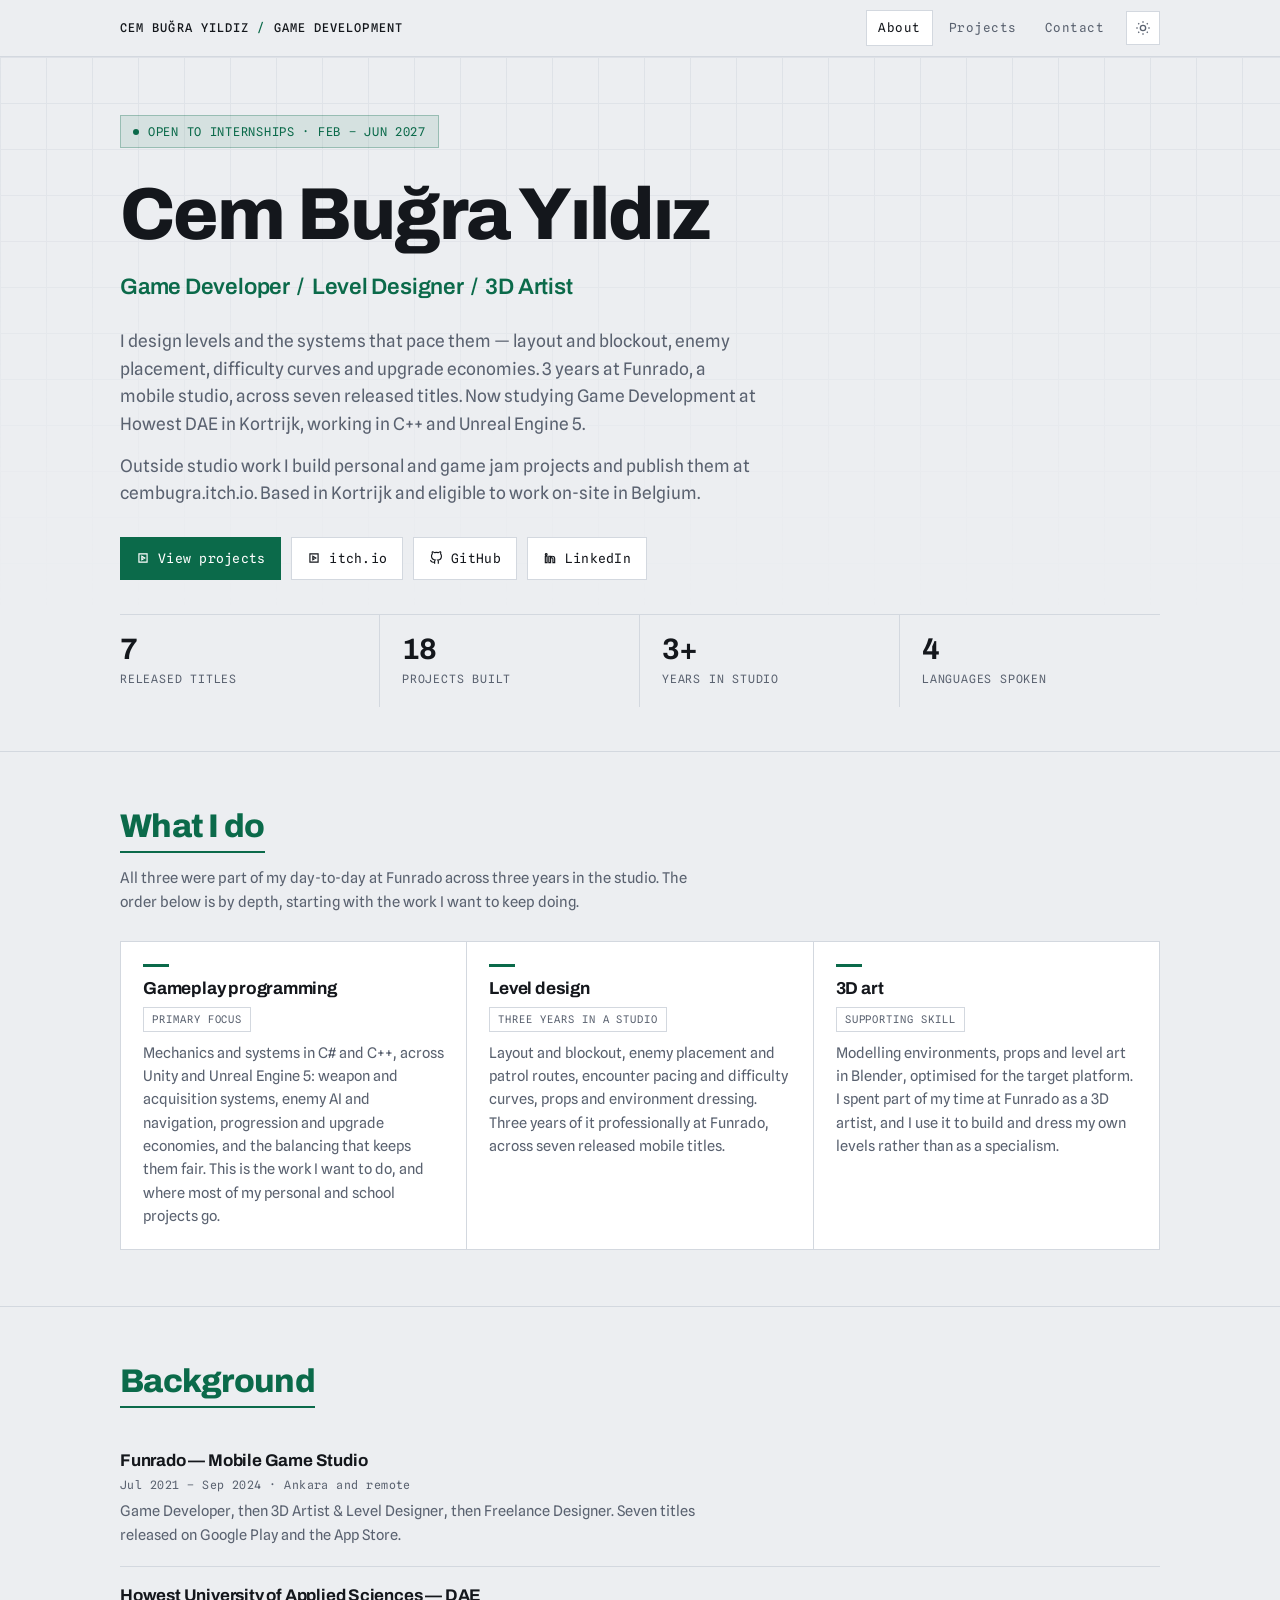
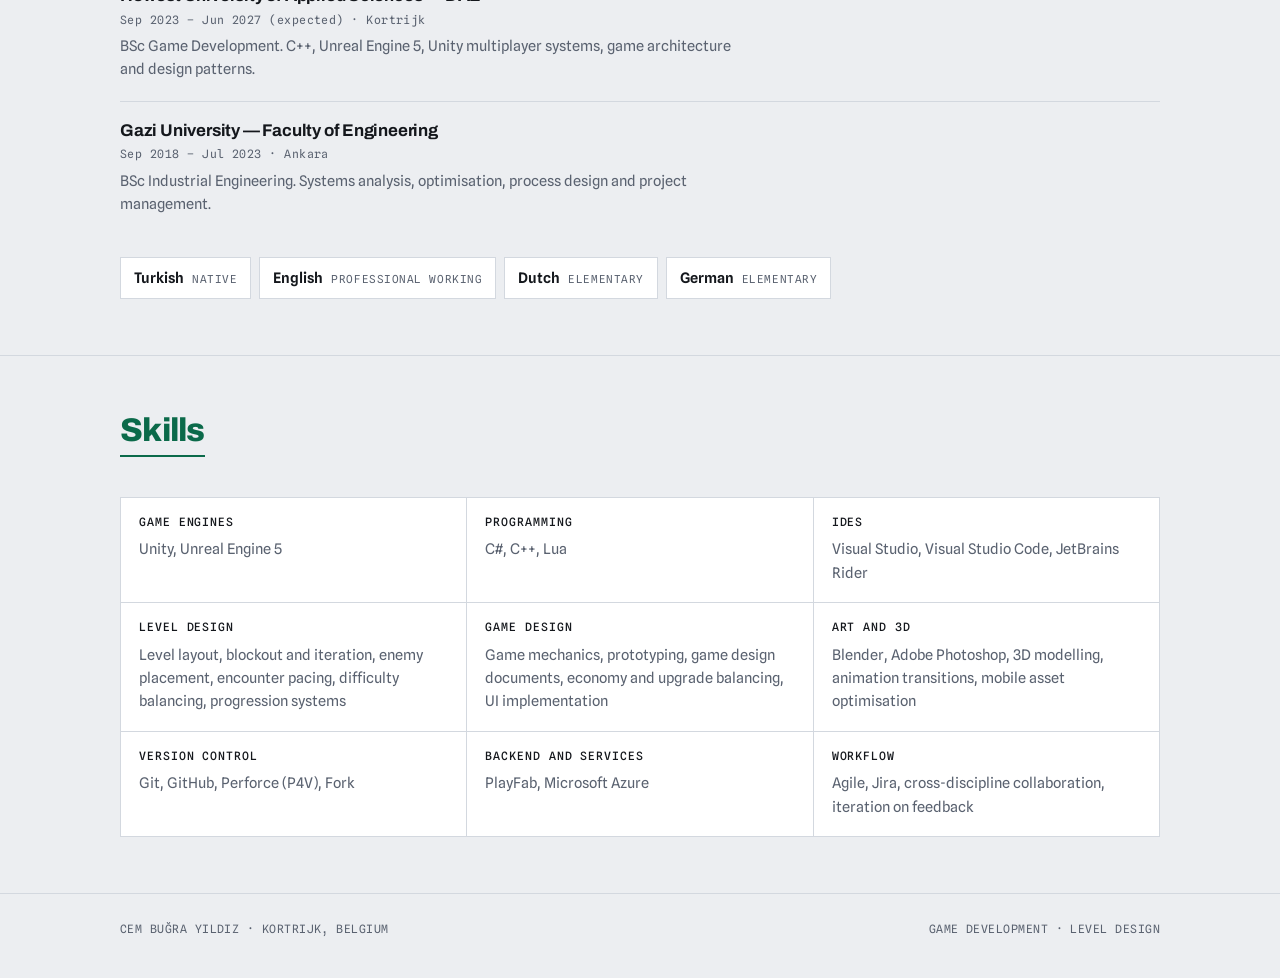
<file: index.html>
<!doctype html>
<html lang="en">
<head>
<meta charset="utf-8">
<meta name="viewport" content="width=device-width, initial-scale=1, viewport-fit=cover">
<title>Cem Buğra Yıldız — Game Developer</title>
<meta name="description" content="Cem Bugra Yildiz — game developer and level designer in Kortrijk, Belgium. Seven released mobile titles, personal games, game jams and school projects.">
<link rel="preconnect" href="https://fonts.googleapis.com"><link rel="preconnect" href="https://fonts.gstatic.com" crossorigin><link rel="stylesheet" href="https://fonts.googleapis.com/css2?family=Archivo:wght@500;600;700;800&family=Spline+Sans:wght@400;500;600&family=Spline+Sans+Mono:wght@400;500&display=swap">
<link rel="stylesheet" href="style.css">
<script>(function(){try{var t=localStorage.getItem('cby-theme');
if(t==='dark'||t==='light')document.documentElement.setAttribute('data-theme',t);}catch(e){}})();</script>
</head>
<body>
<nav class="nav"><div class="wrap nav-in"><a class="nav-mark" href="index.html">CEM BUĞRA YILDIZ <b>/</b> GAME DEVELOPMENT</a><div class="nav-links"><a class="nav-link on" href="index.html">About</a><a class="nav-link" href="projects.html">Projects</a><a class="nav-link" href="contact.html">Contact</a><button class="themer" type="button" aria-label="Switch colour theme"><svg class="sun" viewBox="0 0 24 24" fill="none" stroke="currentColor" stroke-width="2"><circle cx="12" cy="12" r="4"/><path d="M12 2v2M12 20v2M4.9 4.9l1.4 1.4M17.7 17.7l1.4 1.4M2 12h2M20 12h2M4.9 19.1l1.4-1.4M17.7 6.3l1.4-1.4"/></svg><svg class="moon" viewBox="0 0 24 24" fill="none" stroke="currentColor" stroke-width="2"><path d="M21 12.8A9 9 0 1 1 11.2 3a7 7 0 0 0 9.8 9.8z"/></svg></button></div></div></nav>
<div class="page is-active"><header class="gridbg"><div class="wrap hero-in"><div class="avail"><span class="dot"></span> Open to internships · Feb – Jun 2027</div><h1>Cem Buğra Yıldız</h1><div class="role">Game Developer &nbsp;/&nbsp; Level Designer &nbsp;/&nbsp; 3D Artist</div><p class="lede">I design levels and the systems that pace them — layout and blockout, enemy placement, difficulty curves and upgrade economies. 3 years at Funrado, a mobile studio, across seven released titles. Now studying Game Development at Howest DAE in Kortrijk, working in C++ and Unreal Engine 5.</p><p class="lede">Outside studio work I build personal and game jam projects and publish them at cembugra.itch.io. Based in Kortrijk and eligible to work on-site in Belgium.</p><div class="links"><a class="btn btn-primary" href="projects.html"><svg viewBox="0 0 24 24" fill="none" stroke="currentColor" stroke-width="2"><path d="M5 5h14v14H5z"/><path d="m10 9 5 3-5 3z"/></svg> View projects</a><a class="btn" href="https://cembugra.itch.io" target="_blank" rel="noopener"><svg viewBox="0 0 24 24" fill="none" stroke="currentColor" stroke-width="2"><path d="M5 5h14v14H5z"/><path d="m10 9 5 3-5 3z"/></svg> itch.io</a><a class="btn" href="https://github.com/CemBugraYildiz" target="_blank" rel="noopener"><svg viewBox="0 0 24 24" fill="none" stroke="currentColor" stroke-width="2"><path d="M9 19c-5 1.5-5-2.5-7-3m14 6v-3.9a3.4 3.4 0 0 0-.9-2.6c3-.3 6.2-1.5 6.2-6.7A5.2 5.2 0 0 0 19.9 5a4.9 4.9 0 0 0-.1-3.6s-1.1-.3-3.7 1.4a12.7 12.7 0 0 0-6.6 0C6.9 1.1 5.8 1.4 5.8 1.4A4.9 4.9 0 0 0 5.7 5a5.2 5.2 0 0 0-1.4 3.7c0 5.2 3.2 6.4 6.2 6.7a3.4 3.4 0 0 0-.9 2.6V22"/></svg> GitHub</a><a class="btn" href="https://www.linkedin.com/in/cem-bu%C4%9Fra-y%C4%B1ld%C4%B1z-3970851b9/" target="_blank" rel="noopener"><svg viewBox="0 0 24 24" fill="none" stroke="currentColor" stroke-width="2"><path d="M4 9h3v11H4zM5.5 4.5a1.5 1.5 0 1 1 0 3 1.5 1.5 0 0 1 0-3zM10 20V9h3v1.6A3.7 3.7 0 0 1 16.2 9c2.4 0 3.8 1.6 3.8 4.4V20h-3v-6.1c0-1.5-.6-2.4-1.9-2.4-1.1 0-1.8.7-2.1 1.5V20z"/></svg> LinkedIn</a></div><div class="stats"><div class="stat"><span class="n">7</span><span class="l">Released titles</span></div><div class="stat"><span class="n">18</span><span class="l">Projects built</span></div><div class="stat"><span class="n">3+</span><span class="l">Years in studio</span></div><div class="stat"><span class="n">4</span><span class="l">Languages spoken</span></div></div></div></header><main><section><div class="wrap"><div class="sec-head"><h2>What I do</h2><p class="sec-note">All three were part of my day-to-day at Funrado across three years in the studio. The order below is by depth, starting with the work I want to keep doing.</p></div><div class="disc"><div class="disc-item"><h3>Gameplay programming</h3><span class="disc-rank">Primary focus</span><p>Mechanics and systems in C# and C++, across Unity and Unreal Engine 5: weapon and acquisition systems, enemy AI and navigation, progression and upgrade economies, and the balancing that keeps them fair. This is the work I want to do, and where most of my personal and school projects go.</p></div><div class="disc-item"><h3>Level design</h3><span class="disc-rank">Three years in a studio</span><p>Layout and blockout, enemy placement and patrol routes, encounter pacing and difficulty curves, props and environment dressing. Three years of it professionally at Funrado, across seven released mobile titles.</p></div><div class="disc-item"><h3>3D art</h3><span class="disc-rank">Supporting skill</span><p>Modelling environments, props and level art in Blender, optimised for the target platform. I spent part of my time at Funrado as a 3D artist, and I use it to build and dress my own levels rather than as a specialism.</p></div></div></div></section><section><div class="wrap"><div class="sec-head"><h2>Background</h2></div><div class="bg-list"><div class="bg-item"><h3>Funrado — Mobile Game Studio</h3><div class="bg-when">Jul 2021 – Sep 2024 · Ankara and remote</div><p>Game Developer, then 3D Artist &amp; Level Designer, then Freelance Designer. Seven titles released on Google Play and the App Store.</p></div><div class="bg-item"><h3>Howest University of Applied Sciences — DAE</h3><div class="bg-when">Sep 2023 – Jun 2027 (expected) · Kortrijk</div><p>BSc Game Development. C++, Unreal Engine 5, Unity multiplayer systems, game architecture and design patterns.</p></div><div class="bg-item"><h3>Gazi University — Faculty of Engineering</h3><div class="bg-when">Sep 2018 – Jul 2023 · Ankara</div><p>BSc Industrial Engineering. Systems analysis, optimisation, process design and project management.</p></div></div><div class="langs"><div class="lang"><b>Turkish</b><span>Native</span></div><div class="lang"><b>English</b><span>Professional working</span></div><div class="lang"><b>Dutch</b><span>Elementary</span></div><div class="lang"><b>German</b><span>Elementary</span></div></div></div></section><section><div class="wrap"><div class="sec-head"><h2>Skills</h2></div><div class="skills"><div class="skill"><h3>Game engines</h3><p>Unity, Unreal Engine 5</p></div><div class="skill"><h3>Programming</h3><p>C#, C++, Lua</p></div><div class="skill"><h3>IDEs</h3><p>Visual Studio, Visual Studio Code, JetBrains Rider</p></div><div class="skill"><h3>Level design</h3><p>Level layout, blockout and iteration, enemy placement, encounter pacing, difficulty balancing, progression systems</p></div><div class="skill"><h3>Game design</h3><p>Game mechanics, prototyping, game design documents, economy and upgrade balancing, UI implementation</p></div><div class="skill"><h3>Art and 3D</h3><p>Blender, Adobe Photoshop, 3D modelling, animation transitions, mobile asset optimisation</p></div><div class="skill"><h3>Version control</h3><p>Git, GitHub, Perforce (P4V), Fork</p></div><div class="skill"><h3>Backend and services</h3><p>PlayFab, Microsoft Azure</p></div><div class="skill"><h3>Workflow</h3><p>Agile, Jira, cross-discipline collaboration, iteration on feedback</p></div></div></div></section></main></div>
<footer><div class="wrap foot"><span>CEM BUĞRA YILDIZ · KORTRIJK, BELGIUM</span><span>GAME DEVELOPMENT · LEVEL DESIGN</span></div></footer>
<script src="app.js"></script>
</body>
</html>
</file>
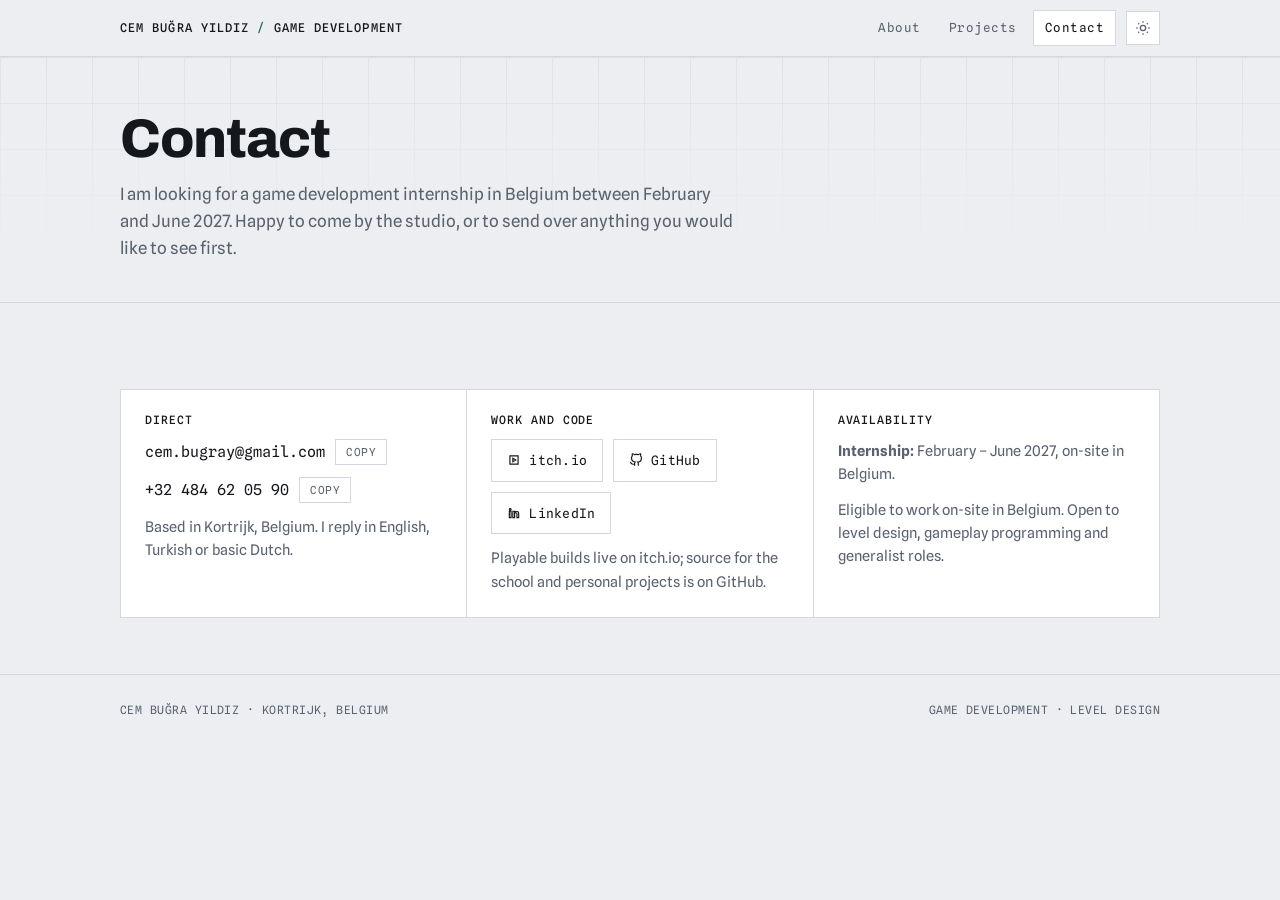
<file: contact.html>
<!doctype html>
<html lang="en">
<head>
<meta charset="utf-8">
<meta name="viewport" content="width=device-width, initial-scale=1, viewport-fit=cover">
<title>Contact — Cem Buğra Yıldız</title>
<meta name="description" content="Cem Bugra Yildiz — game developer and level designer in Kortrijk, Belgium. Seven released mobile titles, personal games, game jams and school projects.">
<link rel="preconnect" href="https://fonts.googleapis.com"><link rel="preconnect" href="https://fonts.gstatic.com" crossorigin><link rel="stylesheet" href="https://fonts.googleapis.com/css2?family=Archivo:wght@500;600;700;800&family=Spline+Sans:wght@400;500;600&family=Spline+Sans+Mono:wght@400;500&display=swap">
<link rel="stylesheet" href="style.css">
<script>(function(){try{var t=localStorage.getItem('cby-theme');
if(t==='dark'||t==='light')document.documentElement.setAttribute('data-theme',t);}catch(e){}})();</script>
</head>
<body>
<nav class="nav"><div class="wrap nav-in"><a class="nav-mark" href="index.html">CEM BUĞRA YILDIZ <b>/</b> GAME DEVELOPMENT</a><div class="nav-links"><a class="nav-link" href="index.html">About</a><a class="nav-link" href="projects.html">Projects</a><a class="nav-link on" href="contact.html">Contact</a><button class="themer" type="button" aria-label="Switch colour theme"><svg class="sun" viewBox="0 0 24 24" fill="none" stroke="currentColor" stroke-width="2"><circle cx="12" cy="12" r="4"/><path d="M12 2v2M12 20v2M4.9 4.9l1.4 1.4M17.7 17.7l1.4 1.4M2 12h2M20 12h2M4.9 19.1l1.4-1.4M17.7 6.3l1.4-1.4"/></svg><svg class="moon" viewBox="0 0 24 24" fill="none" stroke="currentColor" stroke-width="2"><path d="M21 12.8A9 9 0 1 1 11.2 3a7 7 0 0 0 9.8 9.8z"/></svg></button></div></div></nav>
<div class="page is-active"><header class="gridbg"><div class="wrap phead"><h1>Contact</h1><p>I am looking for a game development internship in Belgium between February and June 2027. Happy to come by the studio, or to send over anything you would like to see first.</p></div></header><main><section><div class="wrap"><div class="cgrid"><div class="cbox"><h3>Direct</h3><div class="cline"><span class="cval" id="mail">cem.bugray@gmail.com</span><button class="copy" data-copy="mail">Copy</button></div><div class="cline"><span class="cval" id="tel">+32 484 62 05 90</span><button class="copy" data-copy="tel">Copy</button></div><p>Based in Kortrijk, Belgium. I reply in English, Turkish or basic Dutch.</p></div><div class="cbox"><h3>Work and code</h3><div class="links"><a class="btn" href="https://cembugra.itch.io" target="_blank" rel="noopener"><svg viewBox="0 0 24 24" fill="none" stroke="currentColor" stroke-width="2"><path d="M5 5h14v14H5z"/><path d="m10 9 5 3-5 3z"/></svg> itch.io</a><a class="btn" href="https://github.com/CemBugraYildiz" target="_blank" rel="noopener"><svg viewBox="0 0 24 24" fill="none" stroke="currentColor" stroke-width="2"><path d="M9 19c-5 1.5-5-2.5-7-3m14 6v-3.9a3.4 3.4 0 0 0-.9-2.6c3-.3 6.2-1.5 6.2-6.7A5.2 5.2 0 0 0 19.9 5a4.9 4.9 0 0 0-.1-3.6s-1.1-.3-3.7 1.4a12.7 12.7 0 0 0-6.6 0C6.9 1.1 5.8 1.4 5.8 1.4A4.9 4.9 0 0 0 5.7 5a5.2 5.2 0 0 0-1.4 3.7c0 5.2 3.2 6.4 6.2 6.7a3.4 3.4 0 0 0-.9 2.6V22"/></svg> GitHub</a><a class="btn" href="https://www.linkedin.com/in/cem-bu%C4%9Fra-y%C4%B1ld%C4%B1z-3970851b9/" target="_blank" rel="noopener"><svg viewBox="0 0 24 24" fill="none" stroke="currentColor" stroke-width="2"><path d="M4 9h3v11H4zM5.5 4.5a1.5 1.5 0 1 1 0 3 1.5 1.5 0 0 1 0-3zM10 20V9h3v1.6A3.7 3.7 0 0 1 16.2 9c2.4 0 3.8 1.6 3.8 4.4V20h-3v-6.1c0-1.5-.6-2.4-1.9-2.4-1.1 0-1.8.7-2.1 1.5V20z"/></svg> LinkedIn</a></div><p>Playable builds live on itch.io; source for the school and personal projects is on GitHub.</p></div><div class="cbox"><h3>Availability</h3><p><b>Internship:</b> February – June 2027, on-site in Belgium.</p><p>Eligible to work on-site in Belgium. Open to level design, gameplay programming and generalist roles.</p></div></div></div></section></main></div>
<footer><div class="wrap foot"><span>CEM BUĞRA YILDIZ · KORTRIJK, BELGIUM</span><span>GAME DEVELOPMENT · LEVEL DESIGN</span></div></footer>
<script src="app.js"></script>
</body>
</html>
</file>
<file: style.css>
/* Layout: a plan-view document — project rows pair a metadata-led description
   with a media slot, over the blockout grid a level designer works on. */
:root{
  --bg:#ECEEF1; --surface:#FFFFFF; --surface-2:#F5F7F9;
  --fg:#14171C; --muted:#5A6270; --line:#D3D8DF;
  --accent:#0B6A4A; --accent-soft:rgba(11,106,74,.10); --on-accent:#FFFFFF;
  --font-display:'Archivo','Helvetica Neue',Arial,sans-serif;
  --font-body:'Spline Sans','Helvetica Neue',Arial,sans-serif;
  --font-mono:'Spline Sans Mono',ui-monospace,SFMono-Regular,Menlo,monospace;
  --wrap:1080px;
}
@media (prefers-color-scheme: dark){
  :root:not([data-theme="light"]){
    --bg:#0E1115; --surface:#161A20; --surface-2:#1B2027;
    --fg:#E8EBEF; --muted:#98A2B0; --line:#272E38;
    --accent:#3ECF93; --accent-soft:rgba(62,207,147,.16); --on-accent:#0E1115;
    color-scheme:dark;
  }
}
:root[data-theme="dark"]{
  --bg:#0E1115; --surface:#161A20; --surface-2:#1B2027;
  --fg:#E8EBEF; --muted:#98A2B0; --line:#272E38;
  --accent:#3ECF93; --accent-soft:rgba(62,207,147,.16); --on-accent:#0E1115;
  color-scheme:dark;
}

*{box-sizing:border-box}
html{-webkit-text-size-adjust:100%}
body{background:var(--bg);color:var(--fg);font-family:var(--font-body);
  font-size:16px;line-height:1.6;margin:0;-webkit-font-smoothing:antialiased}
h1,h2,h3{font-family:var(--font-display);text-wrap:balance;margin:0;line-height:1.1}
p{margin:0}
img{max-width:100%}
a{color:inherit}
.wrap{width:100%;max-width:var(--wrap);margin:0 auto;padding-inline:20px}
.page{display:none}
.page.is-active{display:block}

/* ---- nav ---- */
.nav{position:sticky;top:env(safe-area-inset-top,0px);z-index:60;
  background:color-mix(in srgb,var(--bg) 88%,transparent);
  backdrop-filter:blur(10px);border-bottom:1px solid var(--line)}
.nav-in{display:flex;align-items:center;gap:16px;min-height:56px;flex-wrap:wrap}
.nav-mark{font-family:var(--font-mono);font-size:12px;letter-spacing:.09em;
  text-transform:uppercase;font-weight:500;white-space:nowrap;text-decoration:none}
.nav-mark b{color:var(--accent);font-weight:500}
.nav-links{display:flex;gap:4px;margin-left:auto;flex-wrap:wrap;align-items:center}
.nav-links a{font-family:var(--font-mono);font-size:12.5px;letter-spacing:.04em;
  color:var(--muted);text-decoration:none;padding:7px 11px;border:1px solid transparent}
.nav-links a:hover{color:var(--fg)}
.nav-links a.on{color:var(--fg);border-color:var(--line);background:var(--surface)}
.themer{display:grid;place-items:center;width:34px;height:34px;margin-left:6px;
  border:1px solid var(--line);background:var(--surface);color:var(--muted);
  cursor:pointer;padding:0;flex:none}
.themer:hover{color:var(--accent);border-color:var(--accent)}
.themer svg{width:16px;height:16px}
.themer .moon{display:none}
:root[data-theme="dark"] .themer .moon{display:block}
:root[data-theme="dark"] .themer .sun{display:none}
@media (prefers-color-scheme: dark){
  :root:not([data-theme="light"]) .themer .moon{display:block}
  :root:not([data-theme="light"]) .themer .sun{display:none}
}

/* ---- grid motif ---- */
.gridbg{position:relative;overflow:hidden;border-bottom:1px solid var(--line)}
.gridbg::before{content:"";position:absolute;inset:0;pointer-events:none;
  background-image:linear-gradient(var(--line) 1px,transparent 1px),
                   linear-gradient(90deg,var(--line) 1px,transparent 1px);
  background-size:46px 46px;opacity:.55;
  -webkit-mask-image:linear-gradient(to bottom,#000 0%,transparent 80%);
  mask-image:linear-gradient(to bottom,#000 0%,transparent 80%)}
.gridbg > *{position:relative}

/* ---- hero ---- */
.hero-in{padding-block:58px 44px}
.avail{display:inline-flex;align-items:center;gap:9px;font-family:var(--font-mono);
  font-size:12px;letter-spacing:.06em;text-transform:uppercase;color:var(--accent);
  background:var(--accent-soft);border:1px solid color-mix(in srgb,var(--accent) 30%,transparent);
  padding:6px 12px;margin-bottom:26px}
.avail .dot{width:6px;height:6px;background:var(--accent);border-radius:50%;flex:none}
h1{font-size:clamp(2.5rem,8vw,4.6rem);font-weight:800;letter-spacing:-.025em;margin-bottom:14px}
.role{font-family:var(--font-display);font-weight:600;color:var(--accent);
  font-size:clamp(1.02rem,3vw,1.4rem);letter-spacing:-.01em;margin-bottom:22px}
.lede{max-width:64ch;font-size:clamp(1rem,2.2vw,1.08rem);color:var(--muted);margin-bottom:14px}
.lede:last-of-type{margin-bottom:30px}
.links{display:flex;flex-wrap:wrap;gap:10px}
.btn{display:inline-flex;align-items:center;gap:8px;font-family:var(--font-mono);
  font-size:13px;letter-spacing:.02em;padding:10px 15px;border:1px solid var(--line);
  background:var(--surface);color:var(--fg);text-decoration:none;cursor:pointer;
  transition:border-color .15s,color .15s,background .15s}
.btn:hover{border-color:var(--accent);color:var(--accent)}
.btn-primary{background:var(--accent);border-color:var(--accent);color:var(--on-accent)}
.btn-primary:hover{background:var(--accent);color:var(--on-accent);filter:brightness(1.08)}
.btn-sm{padding:7px 12px;font-size:12px}
.btn svg{width:14px;height:14px;flex:none}

.stats{display:grid;grid-template-columns:repeat(auto-fit,minmax(160px,1fr));
  border-top:1px solid var(--line);margin-top:34px}
.stat{padding:20px 20px 20px 22px;border-right:1px solid var(--line);
  display:flex;flex-direction:column;gap:7px}
.stat:first-child{padding-left:0}
.stat:last-child{border-right:0}
.stat .n{font-family:var(--font-display);font-weight:700;font-size:1.85rem;line-height:1;
  letter-spacing:-.02em;font-variant-numeric:tabular-nums}
.stat .l{font-family:var(--font-mono);font-size:11.5px;letter-spacing:.07em;
  text-transform:uppercase;color:var(--muted);line-height:1.4}

/* ---- page header (Projects / Contact) ---- */
.phead{padding-block:52px 40px}
.phead h1{font-size:clamp(2.1rem,6.4vw,3.4rem);margin-bottom:12px}
.phead p{max-width:62ch;color:var(--muted);font-size:clamp(1rem,2.2vw,1.06rem)}

/* ---- sections ---- */
section{padding-block:56px;border-bottom:1px solid var(--line)}
section:last-of-type{border-bottom:0}
.sec-head h2{display:inline-block;font-size:clamp(1.5rem,4.2vw,2.05rem);font-weight:800;
  letter-spacing:-.022em;color:var(--accent);border-bottom:2px solid var(--accent);
  padding-bottom:7px;margin-bottom:14px}
.sec-note{font-size:14.8px;color:var(--muted);max-width:66ch}

/* ---- discipline cards ---- */
.disc{display:grid;grid-template-columns:repeat(auto-fit,minmax(255px,1fr));
  gap:1px;background:var(--line);border:1px solid var(--line);margin-top:26px}
.disc-item{background:var(--surface);padding:22px;min-width:0;
  display:flex;flex-direction:column;gap:9px}
.disc-item h3{font-size:1.08rem;font-weight:700;letter-spacing:-.012em}
.disc-item h3::before{content:"";display:block;width:26px;height:3px;
  background:var(--accent);margin-bottom:12px}
.disc-rank{font-family:var(--font-mono);font-size:10.5px;letter-spacing:.09em;
  text-transform:uppercase;color:var(--muted);border:1px solid var(--line);
  padding:3px 8px;align-self:flex-start}
.disc-item p{font-size:14.6px;color:var(--muted)}

/* ---- skills ---- */
.skills{display:grid;grid-template-columns:repeat(auto-fit,minmax(260px,1fr));
  gap:1px;background:var(--line);border:1px solid var(--line);margin-top:26px}
.skill{background:var(--surface);padding:18px;min-width:0}
.skill h3{font-family:var(--font-mono);font-size:11.5px;letter-spacing:.08em;
  text-transform:uppercase;color:var(--fg);font-weight:500;margin-bottom:9px}
.skill p{font-size:14.6px;color:var(--muted)}

/* ---- background ---- */
.bg-list{margin-top:26px;display:grid}
.bg-item{padding-block:20px;border-top:1px solid var(--line);display:grid;gap:5px}
.bg-item:first-child{border-top:0;padding-top:4px}
.bg-item h3{font-size:1.06rem;font-weight:700;letter-spacing:-.012em}
.bg-when{font-family:var(--font-mono);font-size:11.5px;letter-spacing:.04em;color:var(--muted)}
.bg-item p{font-size:14.6px;color:var(--muted);max-width:68ch}

/* ---- languages ---- */
.langs{display:flex;flex-wrap:wrap;gap:8px;margin-top:22px}
.lang{display:flex;align-items:baseline;gap:8px;border:1px solid var(--line);
  background:var(--surface);padding:8px 13px}
.lang b{font-weight:600;font-size:14.5px}
.lang span{font-family:var(--font-mono);font-size:11px;letter-spacing:.05em;
  text-transform:uppercase;color:var(--muted)}

/* ---- jump links ---- */
.jump{display:flex;flex-wrap:wrap;gap:8px;padding-block:22px;border-bottom:1px solid var(--line)}
.jump a{font-family:var(--font-mono);font-size:12px;letter-spacing:.04em;
  color:var(--muted);text-decoration:none;border:1px solid var(--line);padding:7px 12px;
  background:var(--surface)}
.jump a:hover{color:var(--accent);border-color:var(--accent)}

/* ---- project rows ---- */
.proj{display:grid;gap:18px;padding-block:34px;border-top:1px solid var(--line)}
.proj:first-of-type{border-top:0}
.proj-media{order:-1}
@media (min-width:800px){
  .proj{grid-template-columns:1fr 1fr;gap:34px;align-items:start}
  .proj-media{order:0}
}
.proj-text{display:flex;flex-direction:column;gap:11px;min-width:0}
.proj-head{display:flex;align-items:baseline;gap:12px;flex-wrap:wrap}
.proj-text h3{font-size:1.3rem;font-weight:500;letter-spacing:-.018em;color:var(--accent)}
.proj-text h3 a{color:inherit;text-decoration:none}
.proj-text h3 a:hover{text-decoration:underline;text-underline-offset:3px}
.plat{font-family:var(--font-mono);font-size:10.5px;letter-spacing:.06em;color:var(--muted);
  border:1px solid var(--line);padding:3px 7px;white-space:nowrap}
.genre{font-family:var(--font-mono);font-size:11.5px;letter-spacing:.05em;
  text-transform:uppercase;color:var(--muted)}
.proj-text > p{font-size:15px;color:var(--muted);max-width:58ch}
.role-line{display:flex;align-items:baseline;gap:10px;flex-wrap:wrap;
  border-left:2px solid var(--accent);padding-left:12px}
.role-line .k{font-family:var(--font-mono);font-size:10.5px;letter-spacing:.09em;
  text-transform:uppercase;color:var(--muted)}
.role-line .v{font-weight:600;font-size:14.8px}
.meta{display:flex;flex-wrap:wrap;gap:7px}
.chip{font-family:var(--font-mono);font-size:10.5px;letter-spacing:.05em;text-transform:uppercase;
  border:1px solid var(--line);padding:4px 8px;color:var(--muted);background:var(--surface-2)}
.chip.engine{color:var(--accent);background:var(--accent-soft);
  border-color:color-mix(in srgb,var(--accent) 32%,transparent)}
.proj-links{display:flex;flex-wrap:wrap;gap:9px;margin-top:3px}
.pending{font-family:var(--font-mono);font-size:11.5px;letter-spacing:.03em;
  color:var(--muted);opacity:.8}

/* ---- media box ---- */
.proj-media{position:relative;aspect-ratio:16/9;overflow:hidden;border:1px solid var(--line);
  background-color:var(--surface-2);max-width:100%;
  background-image:linear-gradient(var(--line) 1px,transparent 1px),
                   linear-gradient(90deg,var(--line) 1px,transparent 1px);
  background-size:26px 26px}
.proj-media video{position:absolute;inset:0;width:100%;height:100%;object-fit:contain;display:block}
/* A clip fills its frame, so drop the blockout grid and let the footage be the surface. */
.proj-media[data-clip]{background-image:none;background-color:var(--surface-2)}
/* width + justify-self, never auto margins: an auto margin makes a grid item
   shrink-to-fit, and a box holding only absolute children then collapses to nothing. */
.proj-media.portrait{width:100%;max-width:210px;justify-self:center}
.ph{position:absolute;inset:0;display:grid;place-items:center;font-family:var(--font-mono);
  font-size:11px;letter-spacing:.16em;text-transform:uppercase;color:var(--muted);opacity:.45}
.proj-media[data-clip] .ph{display:none}
.proj-media.no-clip .ph{display:grid}
.proj-media.no-clip video{display:none}

.clip-ui{position:absolute;inset:0;width:100%;height:100%;z-index:3;padding:0;border:0;
  display:flex;align-items:center;justify-content:center;background:transparent;cursor:pointer;
  opacity:0;transition:opacity .15s}
.proj-media:hover .clip-ui,.proj-media.is-paused .clip-ui,.clip-ui:focus-visible{opacity:1}
.proj-media.no-clip .clip-ui{display:none}
.glyph{width:46px;height:46px;border-radius:50%;display:grid;place-items:center;
  background:color-mix(in srgb,var(--bg) 72%,transparent);border:1px solid var(--line);
  transition:background .15s,border-color .15s,transform .15s}
.clip-ui:hover .glyph,.clip-ui:focus-visible .glyph{background:var(--accent);
  border-color:var(--accent);transform:scale(1.06)}
.ic-play{display:none;width:0;height:0;margin-left:3px;
  border-left:12px solid var(--fg);border-top:8px solid transparent;border-bottom:8px solid transparent}
.ic-pause{display:block;width:12px;height:14px;
  border-left:4px solid var(--fg);border-right:4px solid var(--fg)}
.proj-media.is-paused .ic-play{display:block}
.proj-media.is-paused .ic-pause{display:none}
.clip-ui:hover .ic-play,.clip-ui:focus-visible .ic-play{border-left-color:var(--on-accent)}
.clip-ui:hover .ic-pause,.clip-ui:focus-visible .ic-pause{
  border-left-color:var(--on-accent);border-right-color:var(--on-accent)}

/* ---- contact ---- */
.cgrid{display:grid;grid-template-columns:repeat(auto-fit,minmax(290px,1fr));
  gap:1px;background:var(--line);border:1px solid var(--line);margin-top:30px}
.cbox{background:var(--surface);padding:24px;min-width:0;display:flex;flex-direction:column;gap:12px}
.cbox h3{font-family:var(--font-mono);font-size:11.5px;letter-spacing:.08em;
  text-transform:uppercase;color:var(--fg);font-weight:500}
.cline{display:flex;flex-wrap:wrap;align-items:center;gap:10px}
.cval{font-family:var(--font-mono);font-size:15px;word-break:break-all;min-width:0}
.copy{font-family:var(--font-mono);font-size:11px;letter-spacing:.05em;text-transform:uppercase;
  padding:5px 10px;border:1px solid var(--line);background:transparent;color:var(--muted);
  cursor:pointer;flex:none}
.copy:hover{border-color:var(--accent);color:var(--accent)}
.copy.ok{border-color:var(--accent);color:var(--accent)}
.cbox p{font-size:14.6px;color:var(--muted)}

footer{padding-block:26px 40px;border-top:1px solid var(--line)}
.foot{display:flex;flex-wrap:wrap;gap:12px;justify-content:space-between;
  font-family:var(--font-mono);font-size:11.5px;letter-spacing:.04em;color:var(--muted)}

:focus-visible{outline:2px solid var(--accent);outline-offset:2px}
@media (prefers-reduced-motion:reduce){*{transition:none!important;animation:none!important}}
@media (max-width:560px){
  .stat{border-right:0;border-bottom:1px solid var(--line);padding:14px 0}
  .stat:last-child{border-bottom:0}
}
</file>
